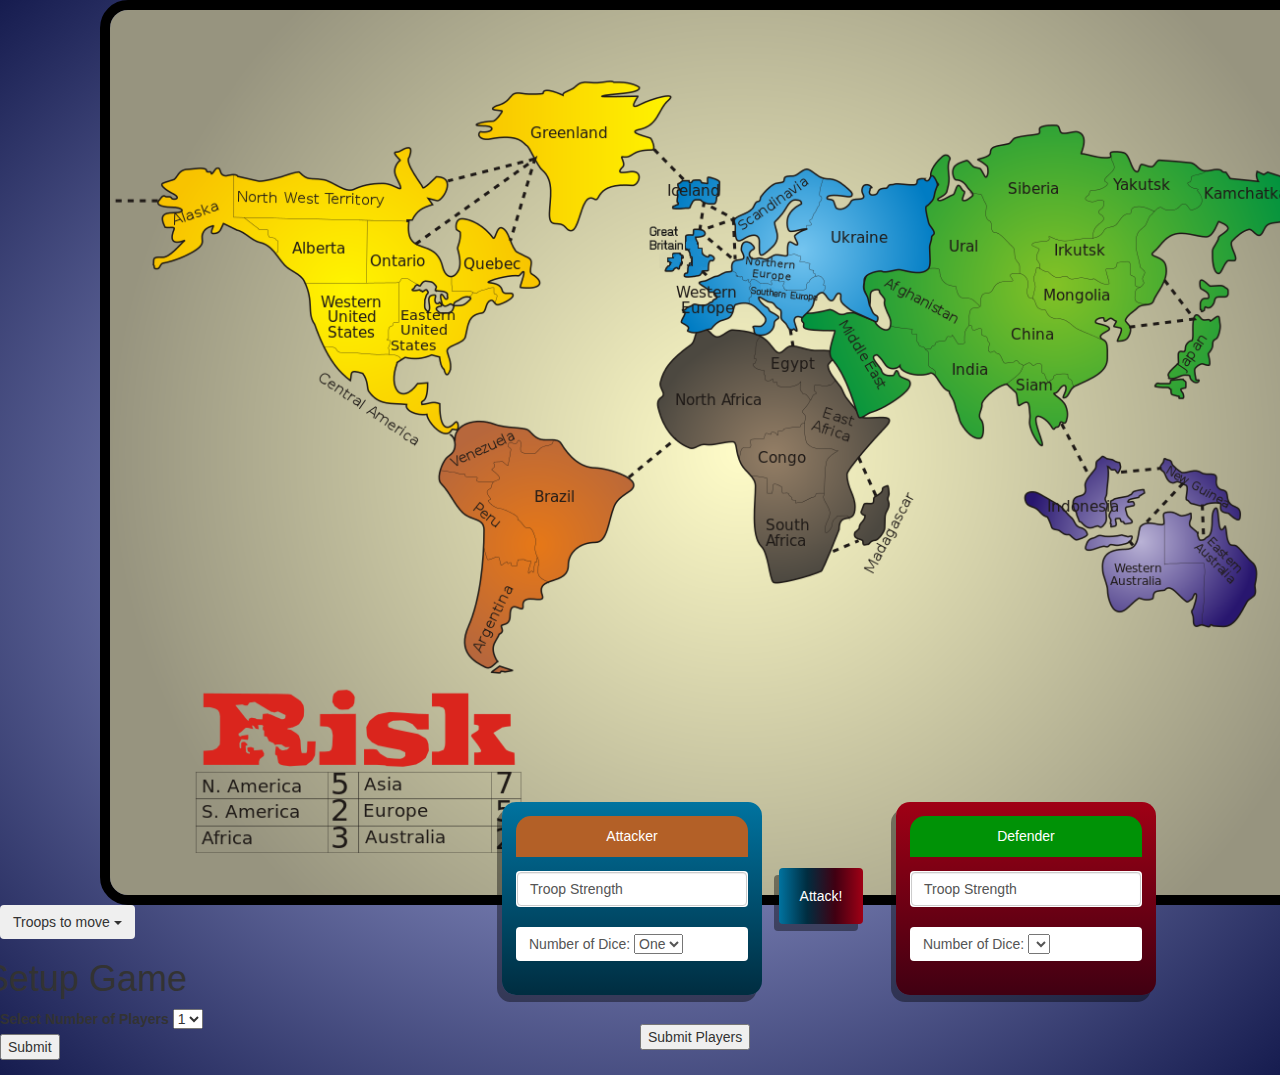
<file: index.html>
<!DOCTYPE html>
<html>
  <head>
    <title>RISK</title>
    <script src="js/jquery-3.1.1.min.js" type="text/javascript"></script>
    <script src="js/bootstrap.min.js" type="text/javascript"></script>
    <script src="js/scripts.js" type="text/javascript"></script>
    <link rel="stylesheet" type="text/css" href="css/bootstrap.css">
    <link rel="stylesheet" type="text/css" href="css/styles.css">
  </head>
  <body>
    <div class="container">
    </div>
  <form id="combat-form">
    <div id="combat" class="row">
      <div class="col-md-4  attacker-battle-panel">
        <div class="panel-heading attacker-heading">
          <span id="selected-attacker">Attacker</span>
        </div>
        <div  class="panel">
          <span id="attacker-strength" class="form-control">Troop Strength</span>
        </div>
        <div  class="panel form-control" >
          <span>Number of Dice: </span>
          <select id="attacker-dice" class="" name="one">
            <option value="1">One <span class="dice-font"></span></option>
          </select>
        </div>
      </div>
      <div class="col-md-2 attack-padding">

        <button id="attack-button" class="btn btn-danger"type="submit" name="button">Attack!</button>
      </div>
      <div class="col-md-4 defender-battle-panel">
        <div  class="panel-heading defender-heading">
          <span id="selected-defender">Defender</span>
        </div>
        <div  class="panel">
          <span id="defender-strength" class="form-control">Troop Strength</span>
        </div>
        <div  class="panel form-control">
          <span>Number of Dice: </span>
          <select id="defender-dice" class="" name="two">

          </select>
        </div>
      </div>
    </div>
  </form>
  </div>
  <div class="target-holder">
    <img id="Image-Maps-Com-image-maps-2017-01-30-133916" src="images/map.png" border="0" width="1280" height="905" orgWidth="1280" orgHeight="905" usemap="#image-maps-2017-01-30-133916" alt="" />
    <map name="image-maps-2017-01-30-133916" id="ImageMapsCom-image-maps-2017-01-30-133916">
      <area shape="rect" coords="1278,903,1280,905" alt="Image Map" style="outline:none;" title="Image Map" />
      <area class="clickable-space" id="alaska" alt="" title="Alaska" shape="poly" coords="125,169,116,169,110,160,103,167,96,162,71,163,66,172,52,177,71,196,54,190,49,196,73,205,56,209,56,222,64,223,65,235,74,235,46,255,46,266,93,240,93,226,107,219,105,228,114,218,169,247,171,237,162,231,161,223,154,223,138,211,126,211" style="outline:none;" target="_self"     />
      <area class="clickable-space" id="northwest-territory" alt="" title="North West Territory" shape="poly" coords="125,167,125,212,304,214,312,204,327,199,321,190,334,194,343,175,332,169,320,184,303,153,305,141,291,145,295,155,290,161,297,183,273,177,244,185,219,174,201,172,192,166,152,175" style="outline:none;" target="_self"     />
      <area class="clickable-space" id="alberta" alt="" title="alberta" shape="poly" coords="134,210,152,224,160,223,163,233,171,236,171,249,190,266,200,280,263,278,261,214" style="outline:none;" target="_self"     />
      <area class="clickable-space" id="ontario" alt="" title="ontario" shape="poly" coords="263,215,262,278,293,279,298,273,309,278,343,301,369,288,348,287,345,271,337,258,332,247,309,238,302,214" style="outline:none;" target="_self"     />
      <area class="clickable-space" id="western-united-states" alt="" title="Western United States" shape="poly" coords="198,277,293,278,293,318,283,327,284,350,244,350,219,344,205,316" style="outline:none;" target="_self"     />
      <area class="clickable-space" id="eastern-united-states" alt="" title="Eastern United States" shape="poly" coords="292,277,301,274,312,281,342,304,368,289,390,283,393,298,387,298,380,309,367,314,360,337,342,347,345,372,327,353,301,355,283,352,281,336,283,324,292,319" style="outline:none;" target="_self"     />
      <area class="clickable-space" id="central-america" alt="" title="Central America" shape="poly" coords="218,342,231,348,294,354,290,381,294,390,312,381,322,381,317,400,334,401,341,427,352,419,340,433,324,415,312,412,300,405,270,397,259,372,247,370,244,377,230,366" style="outline:none;" target="_self"     />
      <area class="clickable-space" id="eastern-canada" alt="" title="Quebec" shape="poly" coords="346,272,349,286,366,288,389,282,392,300,409,291,401,289,384,279,415,269,417,283,438,276,427,266,428,255,411,241,397,221,392,230,356,212,351,223,355,241,357,261" style="outline:none;" target="_self"     />
      <area class="clickable-space" id="greenland" alt="" title="Greenland" shape="poly" coords="446,216,460,219,469,224,486,192,497,191,507,179,535,178,537,169,528,165,519,165,523,160,520,147,543,143,553,140,550,131,533,123,550,115,568,90,536,97,537,86,500,87,538,79,510,73,480,73,460,83,439,84,413,87,389,98,397,102,392,111,375,117,388,120,376,125,385,132,412,130,429,144,435,157,448,176" style="outline:none;" target="_self"     />
      <area class="clickable-space" id="venezuela" alt="" title="Venezuela" shape="poly" coords="363,421,389,422,423,428,435,437,455,438,444,444,431,452,417,452,413,442,406,443,403,464,392,461,388,469,395,478,389,481,373,481,355,475,336,468,350,450,350,435,354,426" style="outline:none;" target="_self"     />
      <area class="clickable-space" id="brazil" alt="" title="Brazil" shape="poly" coords="454,440,472,458,492,467,516,473,531,484,524,495,515,501,501,541,486,545,473,552,467,562,464,576,447,584,436,578,434,561,431,552,432,536,423,530,415,520,397,509,385,502,385,494,388,483,395,478,389,471,387,464,398,464,404,465,407,450,404,446,414,440,417,453,430,453,439,446" style="outline:none;" target="_self"     />
      <area class="clickable-space" id="peru" alt="" title="Peru" shape="poly" coords="334,469,373,479,390,481,385,489,386,503,407,513,425,528,433,561,431,573,426,564,414,561,413,570,405,565,398,569,394,560,383,561,380,550,379,525,362,517,339,489,334,481" style="outline:none;" target="_self"     />
      <area class="clickable-space" id="argentina" alt="" title="Argentina" shape="poly" coords="381,552,383,561,393,557,397,567,404,565,412,567,415,561,427,564,427,575,442,584,438,590,440,603,423,603,419,611,409,611,405,625,397,628,400,634,389,647,394,666,385,672,371,667,363,653,359,640,372,608" style="outline:none;" target="_self"     />
      <area class="clickable-space" id="iceland" alt="" title="Iceland" shape="poly" coords="578,175,600,175,608,169,619,174,615,198,607,198,596,195,592,196,589,203,572,203" style="outline:none;" target="_self"     />
      <area class="clickable-space" id="great-britain" alt="" title="GreatBritain" shape="poly" coords="593,222,572,248,563,264,583,271,599,269,607,266,613,253,605,251,596,237,605,228" style="outline:none;" target="_self"     />
      <area class="clickable-space" id="western-europe" alt="" title="Western Europe" shape="poly" coords="629,265,598,279,617,293,605,301,597,299,584,305,580,316,589,328,608,324,628,315,635,301,648,297,650,290,650,281,647,277,639,272" style="outline:none;" target="_self"     />
      <area class="clickable-space" id="northern-europe" alt="" title="Northern Europe" shape="poly" coords="632,265,632,256,644,254,641,246,644,237,655,243,652,252,664,254,677,250,687,248,702,252,710,264,719,273,710,278,707,284,695,287,687,285,686,279,674,277,672,280,661,278,653,277,648,277,640,274" style="outline:none;" target="_self"     />
      <area class="clickable-space" id="southern-europe" alt="" title="Ukraine" shape="poly" coords="650,276,649,297,666,314,663,322,656,324,656,334,670,329,675,323,691,326,698,323,695,317,702,314,710,306,715,296,723,289,727,284,726,275,717,272,709,279,706,285,694,286,685,286,686,279,678,277,675,282" style="outline:none;" target="_self"     />
      <area class="clickable-space" id="scandanavia" alt="" title="Scandanavia" shape="poly" coords="635,213,637,235,656,228,664,251,678,231,675,216,692,194,704,197,691,208,688,221,705,223,711,218,716,206,722,198,722,192,723,179,725,171,709,161,697,169,686,169,688,178,673,178,660,191,657,201" style="outline:none;" target="_self"     />
      <area class="clickable-space" id="russia" alt="" title="Ukraine" shape="poly" coords="725,170,740,173,754,189,728,192,737,197,742,204,755,195,765,191,765,178,774,180,774,190,783,181,795,178,811,178,820,177,820,175,827,174,836,169,840,180,835,196,829,201,838,225,833,241,833,262,827,268,812,267,800,265,787,266,770,270,766,278,771,294,773,305,781,316,774,317,752,307,742,298,739,289,733,296,725,290,729,283,726,280,726,275,722,271,717,271,715,266,713,263,710,259,708,255,702,255,700,249,693,251,687,249,689,237,700,241,694,230,707,225,715,221,715,208,721,194,721,185,724,175" style="outline:none;" target="_self"     />
      <area class="clickable-space" id="north-africa" alt="" title="North Africa" shape="poly" coords="595,329,608,326,616,334,633,325,660,333,656,341,656,352,655,364,664,368,669,378,676,383,687,386,700,382,703,391,712,397,706,407,706,419,700,428,684,429,677,433,670,431,663,436,653,439,651,448,640,454,634,441,600,445,593,448,576,441,567,430,560,419,558,409,556,401,561,394,565,391,559,383,564,363,572,356,586,345,593,341" style="outline:none;" target="_self"     />
      <area class="clickable-space" id="egypt" alt="" title="Egypt" shape="poly" coords="663,333,671,340,680,351,691,341,710,347,727,347,733,356,730,363,737,377,731,383,723,383,717,384,718,394,714,397,709,396,703,389,702,381,697,383,685,384,682,384,677,379,673,377,668,378,664,368,655,364,655,351,658,338" style="outline:none;" target="_self"     />
      <area class="clickable-space" id="east-africa" alt="" title="East Africa" shape="poly" coords="740,377,730,382,717,385,716,393,711,400,704,411,706,422,708,439,716,447,738,450,729,459,728,475,727,498,730,512,729,533,739,518,748,518,755,515,758,505,753,490,749,480,749,472,792,420,785,417,768,416,761,415,753,403,745,391" style="outline:none;" target="_self"     />
      <area class="clickable-space" id="central-africa" alt="" title="Central Africa" shape="poly" coords="704,421,709,443,739,448,730,457,727,473,724,494,719,495,701,502,692,494,685,494,682,491,678,486,673,494,669,493,667,478,654,476,637,458,639,450,649,448,650,440,663,442,664,435,676,433,685,430,689,428,697,425,701,423" style="outline:none;" target="_self"     />
      <area class="clickable-space" id="south-africa" alt="" title="South Africa" shape="poly" coords="651,475,666,477,667,494,675,494,676,484,683,495,690,500,699,506,714,499,720,493,727,500,732,512,727,532,740,518,751,519,741,525,737,542,724,573,674,585,665,552,655,543,656,496,657,485" style="outline:none;" target="_self"     />
      <area class="clickable-space" id="madagascar" alt="" title="Madagascar" shape="poly" coords="766,503,775,504,774,499,782,494,784,489,790,487,790,501,792,511,789,517,788,533,781,544,773,541,767,547,762,543,755,536,763,530,767,519,762,515" style="outline:none;" target="_self"     />
      <area class="clickable-space" id="middle-east" alt="" title="Middle East" shape="poly" coords="706,311,732,306,743,310,752,309,778,320,791,327,793,321,815,326,821,342,830,349,838,370,822,373,806,369,805,362,796,366,778,354,779,362,794,373,802,375,813,380,802,395,788,404,762,416,746,372,733,356,732,349,736,326,707,326,703,319" style="outline:none;" target="_self"     />
      <area class="clickable-space" id="afghanistan" alt="" title="Afghanistan" shape="poly" coords="773,297,766,284,767,269,783,264,800,264,816,266,826,267,833,262,842,263,845,276,858,282,863,292,872,293,883,302,875,307,873,323,870,340,861,342,854,334,847,333,844,340,837,342,831,347,822,343,821,334,816,332,814,325,795,323,791,306,787,294,781,285,775,288" style="outline:none;" target="_self"     />
      <area class="clickable-space" id="india" alt="" title="India" shape="poly" coords="873,321,878,330,883,326,889,335,891,349,902,350,909,359,917,360,921,359,929,365,912,380,892,393,886,401,882,415,887,440,868,431,861,416,856,401,850,388,837,373,835,364,831,352,828,348,837,342,848,338,857,333,862,340,870,341,868,328" style="outline:none;" target="_self"     />
      <area class="clickable-space" id="ural" alt="" title="Ural" shape="poly" coords="833,165,843,151,849,146,854,155,852,162,853,176,850,187,843,193,857,185,868,185,869,193,877,186,887,190,889,204,896,222,918,239,925,271,917,270,917,279,905,279,894,288,888,291,884,301,874,293,866,293,857,282,846,275,842,264,832,263,835,231,838,227,829,204,836,195,841,178" style="outline:none;" target="_self"     />
      <area class="clickable-space" id="siberia" alt="" title="Siberia" shape="poly" coords="877,186,863,172,858,172,855,162,869,152,876,160,885,161,889,172,892,160,883,152,893,148,897,139,912,137,918,131,945,125,945,119,963,117,966,126,982,124,991,131,988,144,1017,151,1020,162,1012,170,1013,180,997,183,992,192,1000,197,1010,195,1006,206,1009,213,1001,222,998,233,969,236,953,233,937,240,944,245,946,264,940,269,939,294,933,290,933,275,924,269,924,258,920,254,918,241,905,228,897,228,895,217,889,215,891,200,886,187" style="outline:none;" target="_self"     />
      <area class="clickable-space" id="yakutsk" alt="" title="Yakutsk" shape="poly" coords="1016,145,1032,145,1042,165,1048,156,1058,160,1066,154,1100,156,1110,163,1099,169,1096,176,1106,184,1110,196,1097,205,1092,198,1082,204,1068,202,1060,202,1040,201,1038,209,1032,209,1019,221,1011,223,1006,229,1000,233,1000,224,1008,216,1011,211,1005,205,1010,194,1000,195,993,195,997,184,1013,180,1011,173,1022,162" style="outline:none;" target="_self"     />
      <area class="clickable-space" id="irkutsk" alt="" title="Irkutsk" shape="poly" coords="937,238,954,234,955,231,969,236,999,233,1010,223,1021,221,1030,209,1037,207,1040,201,1060,204,1051,218,1043,227,1043,245,1051,267,1049,274,1049,284,1044,285,1042,273,1037,271,1034,258,1024,258,1020,265,1013,266,1017,279,1010,281,1000,275,995,277,987,273,982,275,974,272,963,274,952,269,940,264,945,258,941,254,945,245" style="outline:none;" target="_self"     />
      <area class="clickable-space" id="china" alt="" title="China" shape="poly" coords="915,268,915,277,903,279,895,286,888,291,885,303,874,305,874,321,884,324,887,334,894,344,893,349,902,353,911,362,920,357,927,364,936,359,946,361,954,378,960,372,972,372,978,382,1012,364,1015,347,1014,342,1006,333,988,327,977,321,963,315,959,315,951,307,943,303,936,294,930,290,933,281,934,273,925,270" style="outline:none;" target="_self"     />
      <area class="clickable-space" id="southeast-asia" alt="" title="Southeast-Asia" shape="poly" coords="911,381,925,371,929,363,934,359,944,362,953,379,959,373,973,372,978,383,973,395,967,397,970,384,961,391,971,405,970,421,960,427,942,415,949,442,947,445,933,428,935,413,934,399,923,404,920,389" style="outline:none;" target="_self"     />
      <area class="clickable-space" id="mongolia" alt="" title="Mongolia" shape="poly" coords="939,294,939,279,938,273,942,263,960,272,969,271,976,276,984,274,997,274,1015,279,1011,265,1021,264,1024,256,1035,258,1044,284,1042,294,1051,301,1033,315,1038,326,1033,336,1025,338,1028,325,1008,335,990,329,979,323,969,314,959,316,951,304,944,305" style="outline:none;" target="_self"     />
      <area class="clickable-space" id="kamchatka" alt="" title="Kamchatka" shape="poly" coords="1049,302,1059,299,1072,274,1073,258,1066,251,1058,249,1069,235,1083,228,1094,228,1115,232,1127,216,1136,223,1127,231,1122,244,1124,268,1136,256,1143,255,1140,238,1158,223,1169,229,1177,219,1199,213,1194,207,1203,197,1216,191,1216,177,1209,179,1202,173,1178,164,1170,168,1165,165,1167,174,1140,171,1134,166,1125,163,1115,164,1108,167,1102,169,1099,174,1097,177,1107,185,1111,197,1103,201,1096,205,1090,200,1081,203,1072,203,1066,203,1056,209,1049,221,1043,234,1043,247,1045,261,1053,270,1049,280,1043,286,1043,296" style="outline:none;" target="_self"     />
      <area class="clickable-space" id="japan" alt="" title="Japan" shape="poly" coords="1109,274,1100,313,1099,335,1094,342,1091,350,1085,350,1084,360,1077,370,1065,381,1089,397,1105,377,1115,361,1125,315,1134,283" style="outline:none;" target="_self"     />
      <area class="clickable-space" id="indonesia" alt="" title="Indonesia" shape="poly" coords="1009,457,929,494,928,505,958,533,993,551,1035,543,1040,537,1040,522,1053,491,1026,463" style="outline:none;" target="_self"     />
      <area class="clickable-space" id="western-australia" alt="" title="Western Australia" shape="poly" coords="1049,524,1072,526,1073,567,1112,565,1112,625,1103,633,1098,611,1103,598,1095,605,1075,590,1069,592,1061,595,1059,604,1047,600,1029,616,1023,614,1017,602,1013,592,1011,580,1008,570,1012,554,1033,551,1043,548,1045,539" style="outline:none;" target="_self"     />
      <area class="clickable-space" id="eastern-australia" alt="" title="Eastern Australia" shape="poly" coords="1070,514,1072,566,1112,566,1111,630,1137,629,1148,621,1155,605,1165,598,1163,589,1164,576,1165,566,1156,558,1148,549,1139,547,1133,527,1128,531,1124,510,1120,513,1120,530,1119,535,1108,539,1104,535,1097,525,1100,514" style="outline:none;" target="_self"     />
      <area class="clickable-space" id="new-guinea" alt="" title="New Guinea" shape="poly" coords="1065,468,1070,458,1087,473,1104,471,1123,475,1128,488,1136,495,1147,510,1147,521,1134,514,1127,514,1128,500,1116,505,1106,508,1096,501,1094,498,1094,489,1089,485,1084,483,1079,483,1074,483" style="outline:none;" target="_self"     />

    </map>
  </div>
  <div class="form-container" id="conquer-menu">
    <form class="" id="move-army">
      <div class="dropdown">
        <button class="btn dropdown-toggle" type="submit" data-toggle="dropdown">Troops to move
          <span class="caret"></span>
        </button>
        <ul class="dropdown-menu">
          <option type="submit">asd</option>
          <option type="submit">dfg</option>
          <option type="submit">zxc</option>
        </ul>

        <!-- <span>Enter Troops to Move</span>
        <select id="army-quantity" class="" name="army-quantity">
        <option value="1">One</option>
      </select>
      <button type="submit" class="btn btn-info" name="button">TakeOver!</button> -->
    </div>
  </form>
</div>
  <!-- <div class="container">
  <form>
  <input type="text" name="name" value="">
  <button class="btn"type="submit" name="button">+</button>
  </form>

  </div> -->
  <div class="row" id="setup-display">
  <h1>Setup Game</h1>
  <div id="select-player-quantity" class="col-md-3">
  <form id="number-form">
  <div class="form-group player-numbers">
  <label for="number-of-players">Select Number of Players</label>
  <select class="setup" id="number-of-players">
  <option value="1">1</option>
  <option value="2">2</option>
  <option value="3">3</option>
  <option value="4">4</option>
  </select><br>
  <button type="submit" name="button">Submit</button>
  </div>
  </form>
  </div>
  <form id="name-color-avatar">
  <div class="col-md-3">
  <div class="form-group player-name">
  <label for=""></label>
  </div>
  </div>

  <div class="col-md-3">
  <div class="form-group player-color">

  </div>
  </div>

  <div class="col-md-3">
  <div class="form-group player-avatar">

  </div>
  </div>
  <button type="submit" name="button">Submit Players</button>
  </form>
  </div>
  <button type="button" id="next-phase">Next Phase</button>
  <button type="button" id="next-turn">Next Turn</button>



  </body>
</html>
</file>
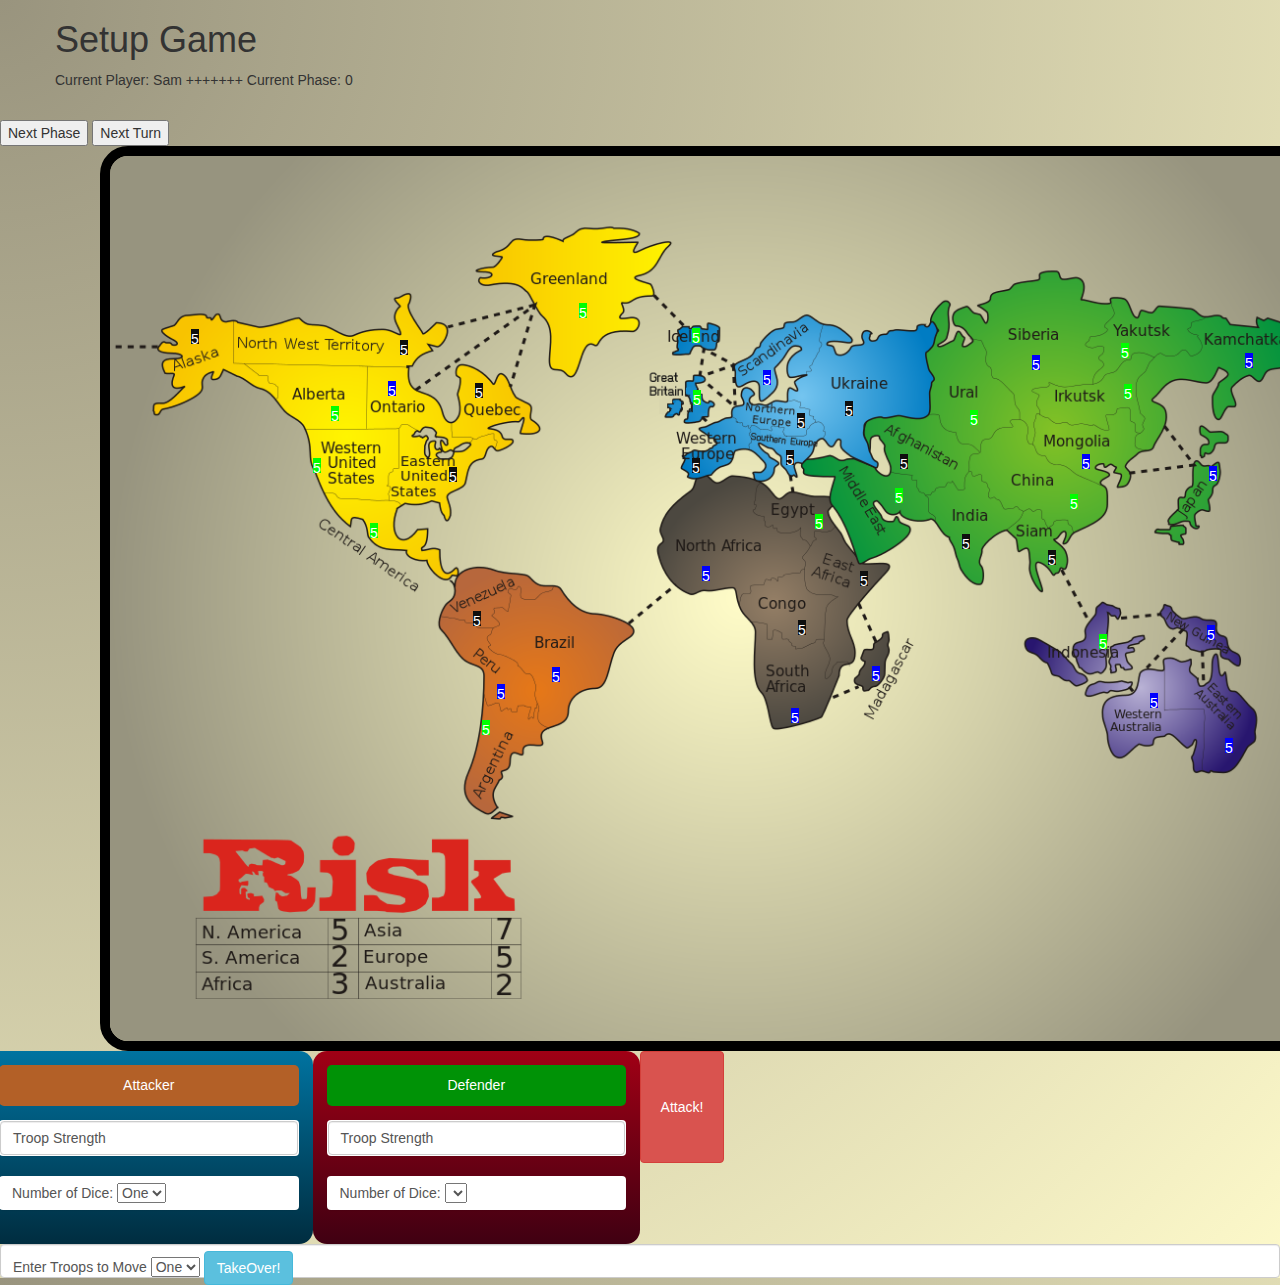
<file: test.html>
<!DOCTYPE html>
<html>
<head>
  <script src="https://ajax.googleapis.com/ajax/libs/jquery/3.1.1/jquery.min.js"></script>
  <script src="js/devscripts.js"></script>
  <link rel="stylesheet" href="https://maxcdn.bootstrapcdn.com/bootstrap/3.3.7/css/bootstrap.min.css" integrity="sha384-BVYiiSIFeK1dGmJRAkycuHAHRg32OmUcww7on3RYdg4Va+PmSTsz/K68vbdEjh4u" crossorigin="anonymous">
  <link rel="stylesheet" type="text/css" href="css/testcss.css">
  <meta charset="utf-8">
  <title>RISK</title>
</head>
  <body>
    <div class="container">
      <div class="row" id="setup-display">
        <h1>Setup Game</h1>
        <p>Current Player: <span class="player-label"></span> +++++++ Current Phase: <span class="game-phase-label"</span></p>
        <div id="select-player-quantity" class="col-md-3">
          <form id="number-form">
            <div class="form-group player-numbers">
              <label for="number-of-players">Select Number of Players</label>
              <select class="setup" id="number-of-players">
                <option value="1">1</option>
                <option value="2">2</option>
                <option value="3">3</option>
                <option value="4">4</option>
              </select><br>
              <button type="submit" name="button">Submit</button>
            </div>
          </form>
        </div>
        <form id="name-color-avatar">
          <div class="col-md-3">
            <div class="form-group player-name">
              <label for=""></label>
            </div>
          </div>

          <div class="col-md-3">
            <div class="form-group player-color">

            </div>
          </div>

          <div class="col-md-3">
            <div class="form-group player-avatar">

            </div>
          </div>
          <button type="submit" name="button">Submit Players</button>
        </form>
      </div>
    </div>
    <button type="button" id="next-phase">Next Phase</button>
    <button type="button" id="next-turn">Next Turn</button>
    <div class="target-holder">
      <img id="Image-Maps-Com-image-maps-2017-01-30-133916" src="images/map.png" border="0" width="1280" height="905" orgWidth="1280" orgHeight="905" usemap="#image-maps-2017-01-30-133916" alt="" />
      <map name="image-maps-2017-01-30-133916" id="ImageMapsCom-image-maps-2017-01-30-133916">
        <area shape="rect" coords="1278,903,1280,905" alt="Image Map" style="outline:none;" title="Image Map" />
        <area class="clickable-space" id="alaska" alt="" title="Alaska" shape="poly" coords="125,169,116,169,110,160,103,167,96,162,71,163,66,172,52,177,71,196,54,190,49,196,73,205,56,209,56,222,64,223,65,235,74,235,46,255,46,266,93,240,93,226,107,219,105,228,114,218,169,247,171,237,162,231,161,223,154,223,138,211,126,211" style="outline:none;" target="_self"     />
        <area class="clickable-space" id="northwest-territory" alt="" title="North West Territory" shape="poly" coords="125,167,125,212,304,214,312,204,327,199,321,190,334,194,343,175,332,169,320,184,303,153,305,141,291,145,295,155,290,161,297,183,273,177,244,185,219,174,201,172,192,166,152,175" style="outline:none;" target="_self"     />
        <area class="clickable-space" id="alberta" alt="" title="alberta" shape="poly" coords="134,210,152,224,160,223,163,233,171,236,171,249,190,266,200,280,263,278,261,214" style="outline:none;" target="_self"     />
        <area class="clickable-space" id="ontario" alt="" title="ontario" shape="poly" coords="263,215,262,278,293,279,298,273,309,278,343,301,369,288,348,287,345,271,337,258,332,247,309,238,302,214" style="outline:none;" target="_self"     />
        <area class="clickable-space" id="western-united-states" alt="" title="Western United States" shape="poly" coords="198,277,293,278,293,318,283,327,284,350,244,350,219,344,205,316" style="outline:none;" target="_self"     />
        <area class="clickable-space" id="eastern-united-states" alt="" title="Eastern United States" shape="poly" coords="292,277,301,274,312,281,342,304,368,289,390,283,393,298,387,298,380,309,367,314,360,337,342,347,345,372,327,353,301,355,283,352,281,336,283,324,292,319" style="outline:none;" target="_self"     />
        <area class="clickable-space" id="central-america" alt="" title="Central America" shape="poly" coords="218,342,231,348,294,354,290,381,294,390,312,381,322,381,317,400,334,401,341,427,352,419,340,433,324,415,312,412,300,405,270,397,259,372,247,370,244,377,230,366" style="outline:none;" target="_self"     />
        <area class="clickable-space" id="eastern-canada" alt="" title="Quebec" shape="poly" coords="346,272,349,286,366,288,389,282,392,300,409,291,401,289,384,279,415,269,417,283,438,276,427,266,428,255,411,241,397,221,392,230,356,212,351,223,355,241,357,261" style="outline:none;" target="_self"     />
        <area class="clickable-space" id="greenland" alt="" title="Greenland" shape="poly" coords="446,216,460,219,469,224,486,192,497,191,507,179,535,178,537,169,528,165,519,165,523,160,520,147,543,143,553,140,550,131,533,123,550,115,568,90,536,97,537,86,500,87,538,79,510,73,480,73,460,83,439,84,413,87,389,98,397,102,392,111,375,117,388,120,376,125,385,132,412,130,429,144,435,157,448,176" style="outline:none;" target="_self"     />
        <area class="clickable-space" id="venezuela" alt="" title="Venezuela" shape="poly" coords="363,421,389,422,423,428,435,437,455,438,444,444,431,452,417,452,413,442,406,443,403,464,392,461,388,469,395,478,389,481,373,481,355,475,336,468,350,450,350,435,354,426" style="outline:none;" target="_self"     />
        <area class="clickable-space" id="brazil" alt="" title="Brazil" shape="poly" coords="454,440,472,458,492,467,516,473,531,484,524,495,515,501,501,541,486,545,473,552,467,562,464,576,447,584,436,578,434,561,431,552,432,536,423,530,415,520,397,509,385,502,385,494,388,483,395,478,389,471,387,464,398,464,404,465,407,450,404,446,414,440,417,453,430,453,439,446" style="outline:none;" target="_self"     />
        <area class="clickable-space" id="peru" alt="" title="Peru" shape="poly" coords="334,469,373,479,390,481,385,489,386,503,407,513,425,528,433,561,431,573,426,564,414,561,413,570,405,565,398,569,394,560,383,561,380,550,379,525,362,517,339,489,334,481" style="outline:none;" target="_self"     />
        <area class="clickable-space" id="argentina" alt="" title="Argentina" shape="poly" coords="381,552,383,561,393,557,397,567,404,565,412,567,415,561,427,564,427,575,442,584,438,590,440,603,423,603,419,611,409,611,405,625,397,628,400,634,389,647,394,666,385,672,371,667,363,653,359,640,372,608" style="outline:none;" target="_self"     />
        <area class="clickable-space" id="iceland" alt="" title="Iceland" shape="poly" coords="578,175,600,175,608,169,619,174,615,198,607,198,596,195,592,196,589,203,572,203" style="outline:none;" target="_self"     />
        <area class="clickable-space" id="great-britain" alt="" title="GreatBritain" shape="poly" coords="593,222,572,248,563,264,583,271,599,269,607,266,613,253,605,251,596,237,605,228" style="outline:none;" target="_self"     />
        <area class="clickable-space" id="western-europe" alt="" title="Western Europe" shape="poly" coords="629,265,598,279,617,293,605,301,597,299,584,305,580,316,589,328,608,324,628,315,635,301,648,297,650,290,650,281,647,277,639,272" style="outline:none;" target="_self"     />
        <area class="clickable-space" id="northern-europe" alt="" title="Northern Europe" shape="poly" coords="632,265,632,256,644,254,641,246,644,237,655,243,652,252,664,254,677,250,687,248,702,252,710,264,719,273,710,278,707,284,695,287,687,285,686,279,674,277,672,280,661,278,653,277,648,277,640,274" style="outline:none;" target="_self"     />
        <area class="clickable-space" id="southern-europe" alt="" title="Ukraine" shape="poly" coords="650,276,649,297,666,314,663,322,656,324,656,334,670,329,675,323,691,326,698,323,695,317,702,314,710,306,715,296,723,289,727,284,726,275,717,272,709,279,706,285,694,286,685,286,686,279,678,277,675,282" style="outline:none;" target="_self"     />
        <area class="clickable-space" id="scandanavia" alt="" title="Scandanavia" shape="poly" coords="635,213,637,235,656,228,664,251,678,231,675,216,692,194,704,197,691,208,688,221,705,223,711,218,716,206,722,198,722,192,723,179,725,171,709,161,697,169,686,169,688,178,673,178,660,191,657,201" style="outline:none;" target="_self"     />
        <area class="clickable-space" id="russia" alt="" title="Ukraine" shape="poly" coords="725,170,740,173,754,189,728,192,737,197,742,204,755,195,765,191,765,178,774,180,774,190,783,181,795,178,811,178,820,177,820,175,827,174,836,169,840,180,835,196,829,201,838,225,833,241,833,262,827,268,812,267,800,265,787,266,770,270,766,278,771,294,773,305,781,316,774,317,752,307,742,298,739,289,733,296,725,290,729,283,726,280,726,275,722,271,717,271,715,266,713,263,710,259,708,255,702,255,700,249,693,251,687,249,689,237,700,241,694,230,707,225,715,221,715,208,721,194,721,185,724,175" style="outline:none;" target="_self"     />
        <area class="clickable-space" id="north-africa" alt="" title="North Africa" shape="poly" coords="595,329,608,326,616,334,633,325,660,333,656,341,656,352,655,364,664,368,669,378,676,383,687,386,700,382,703,391,712,397,706,407,706,419,700,428,684,429,677,433,670,431,663,436,653,439,651,448,640,454,634,441,600,445,593,448,576,441,567,430,560,419,558,409,556,401,561,394,565,391,559,383,564,363,572,356,586,345,593,341" style="outline:none;" target="_self"     />
        <area class="clickable-space" id="egypt" alt="" title="Egypt" shape="poly" coords="663,333,671,340,680,351,691,341,710,347,727,347,733,356,730,363,737,377,731,383,723,383,717,384,718,394,714,397,709,396,703,389,702,381,697,383,685,384,682,384,677,379,673,377,668,378,664,368,655,364,655,351,658,338" style="outline:none;" target="_self"     />
        <area class="clickable-space" id="east-africa" alt="" title="East Africa" shape="poly" coords="740,377,730,382,717,385,716,393,711,400,704,411,706,422,708,439,716,447,738,450,729,459,728,475,727,498,730,512,729,533,739,518,748,518,755,515,758,505,753,490,749,480,749,472,792,420,785,417,768,416,761,415,753,403,745,391" style="outline:none;" target="_self"     />
        <area class="clickable-space" id="central-africa" alt="" title="Central Africa" shape="poly" coords="704,421,709,443,739,448,730,457,727,473,724,494,719,495,701,502,692,494,685,494,682,491,678,486,673,494,669,493,667,478,654,476,637,458,639,450,649,448,650,440,663,442,664,435,676,433,685,430,689,428,697,425,701,423" style="outline:none;" target="_self"     />
        <area class="clickable-space" id="south-africa" alt="" title="South Africa" shape="poly" coords="651,475,666,477,667,494,675,494,676,484,683,495,690,500,699,506,714,499,720,493,727,500,732,512,727,532,740,518,751,519,741,525,737,542,724,573,674,585,665,552,655,543,656,496,657,485" style="outline:none;" target="_self"     />
        <area class="clickable-space" id="madagascar" alt="" title="Madagascar" shape="poly" coords="766,503,775,504,774,499,782,494,784,489,790,487,790,501,792,511,789,517,788,533,781,544,773,541,767,547,762,543,755,536,763,530,767,519,762,515" style="outline:none;" target="_self"     />
        <area class="clickable-space" id="middle-east" alt="" title="Middle East" shape="poly" coords="706,311,732,306,743,310,752,309,778,320,791,327,793,321,815,326,821,342,830,349,838,370,822,373,806,369,805,362,796,366,778,354,779,362,794,373,802,375,813,380,802,395,788,404,762,416,746,372,733,356,732,349,736,326,707,326,703,319" style="outline:none;" target="_self"     />
        <area class="clickable-space" id="afghanistan" alt="" title="Afghanistan" shape="poly" coords="773,297,766,284,767,269,783,264,800,264,816,266,826,267,833,262,842,263,845,276,858,282,863,292,872,293,883,302,875,307,873,323,870,340,861,342,854,334,847,333,844,340,837,342,831,347,822,343,821,334,816,332,814,325,795,323,791,306,787,294,781,285,775,288" style="outline:none;" target="_self"     />
        <area class="clickable-space" id="india" alt="" title="India" shape="poly" coords="873,321,878,330,883,326,889,335,891,349,902,350,909,359,917,360,921,359,929,365,912,380,892,393,886,401,882,415,887,440,868,431,861,416,856,401,850,388,837,373,835,364,831,352,828,348,837,342,848,338,857,333,862,340,870,341,868,328" style="outline:none;" target="_self"     />
        <area class="clickable-space" id="ural" alt="" title="Ural" shape="poly" coords="833,165,843,151,849,146,854,155,852,162,853,176,850,187,843,193,857,185,868,185,869,193,877,186,887,190,889,204,896,222,918,239,925,271,917,270,917,279,905,279,894,288,888,291,884,301,874,293,866,293,857,282,846,275,842,264,832,263,835,231,838,227,829,204,836,195,841,178" style="outline:none;" target="_self"     />
        <area class="clickable-space" id="siberia" alt="" title="Siberia" shape="poly" coords="877,186,863,172,858,172,855,162,869,152,876,160,885,161,889,172,892,160,883,152,893,148,897,139,912,137,918,131,945,125,945,119,963,117,966,126,982,124,991,131,988,144,1017,151,1020,162,1012,170,1013,180,997,183,992,192,1000,197,1010,195,1006,206,1009,213,1001,222,998,233,969,236,953,233,937,240,944,245,946,264,940,269,939,294,933,290,933,275,924,269,924,258,920,254,918,241,905,228,897,228,895,217,889,215,891,200,886,187" style="outline:none;" target="_self"     />
        <area class="clickable-space" id="yakutsk" alt="" title="Yakutsk" shape="poly" coords="1016,145,1032,145,1042,165,1048,156,1058,160,1066,154,1100,156,1110,163,1099,169,1096,176,1106,184,1110,196,1097,205,1092,198,1082,204,1068,202,1060,202,1040,201,1038,209,1032,209,1019,221,1011,223,1006,229,1000,233,1000,224,1008,216,1011,211,1005,205,1010,194,1000,195,993,195,997,184,1013,180,1011,173,1022,162" style="outline:none;" target="_self"     />
        <area class="clickable-space" id="irkutsk" alt="" title="Irkutsk" shape="poly" coords="937,238,954,234,955,231,969,236,999,233,1010,223,1021,221,1030,209,1037,207,1040,201,1060,204,1051,218,1043,227,1043,245,1051,267,1049,274,1049,284,1044,285,1042,273,1037,271,1034,258,1024,258,1020,265,1013,266,1017,279,1010,281,1000,275,995,277,987,273,982,275,974,272,963,274,952,269,940,264,945,258,941,254,945,245" style="outline:none;" target="_self"     />
        <area class="clickable-space" id="china" alt="" title="China" shape="poly" coords="915,268,915,277,903,279,895,286,888,291,885,303,874,305,874,321,884,324,887,334,894,344,893,349,902,353,911,362,920,357,927,364,936,359,946,361,954,378,960,372,972,372,978,382,1012,364,1015,347,1014,342,1006,333,988,327,977,321,963,315,959,315,951,307,943,303,936,294,930,290,933,281,934,273,925,270" style="outline:none;" target="_self"     />
        <area class="clickable-space" id="southeast-asia" alt="" title="Southeast-Asia" shape="poly" coords="911,381,925,371,929,363,934,359,944,362,953,379,959,373,973,372,978,383,973,395,967,397,970,384,961,391,971,405,970,421,960,427,942,415,949,442,947,445,933,428,935,413,934,399,923,404,920,389" style="outline:none;" target="_self"     />
        <area class="clickable-space" id="mongolia" alt="" title="Mongolia" shape="poly" coords="939,294,939,279,938,273,942,263,960,272,969,271,976,276,984,274,997,274,1015,279,1011,265,1021,264,1024,256,1035,258,1044,284,1042,294,1051,301,1033,315,1038,326,1033,336,1025,338,1028,325,1008,335,990,329,979,323,969,314,959,316,951,304,944,305" style="outline:none;" target="_self"     />
        <area class="clickable-space" id="kamchatka" alt="" title="Kamchatka" shape="poly" coords="1049,302,1059,299,1072,274,1073,258,1066,251,1058,249,1069,235,1083,228,1094,228,1115,232,1127,216,1136,223,1127,231,1122,244,1124,268,1136,256,1143,255,1140,238,1158,223,1169,229,1177,219,1199,213,1194,207,1203,197,1216,191,1216,177,1209,179,1202,173,1178,164,1170,168,1165,165,1167,174,1140,171,1134,166,1125,163,1115,164,1108,167,1102,169,1099,174,1097,177,1107,185,1111,197,1103,201,1096,205,1090,200,1081,203,1072,203,1066,203,1056,209,1049,221,1043,234,1043,247,1045,261,1053,270,1049,280,1043,286,1043,296" style="outline:none;" target="_self"     />
        <area class="clickable-space" id="japan" alt="" title="Japan" shape="poly" coords="1109,274,1100,313,1099,335,1094,342,1091,350,1085,350,1084,360,1077,370,1065,381,1089,397,1105,377,1115,361,1125,315,1134,283" style="outline:none;" target="_self"     />
        <area class="clickable-space" id="indonesia" alt="" title="Indonesia" shape="poly" coords="1009,457,929,494,928,505,958,533,993,551,1035,543,1040,537,1040,522,1053,491,1026,463" style="outline:none;" target="_self"     />
        <area class="clickable-space" id="western-australia" alt="" title="Western Australia" shape="poly" coords="1049,524,1072,526,1073,567,1112,565,1112,625,1103,633,1098,611,1103,598,1095,605,1075,590,1069,592,1061,595,1059,604,1047,600,1029,616,1023,614,1017,602,1013,592,1011,580,1008,570,1012,554,1033,551,1043,548,1045,539" style="outline:none;" target="_self"     />
        <area class="clickable-space" id="eastern-australia" alt="" title="Eastern Australia" shape="poly" coords="1070,514,1072,566,1112,566,1111,630,1137,629,1148,621,1155,605,1165,598,1163,589,1164,576,1165,566,1156,558,1148,549,1139,547,1133,527,1128,531,1124,510,1120,513,1120,530,1119,535,1108,539,1104,535,1097,525,1100,514" style="outline:none;" target="_self"     />
        <area class="clickable-space" id="new-guinea" alt="" title="New Guinea" shape="poly" coords="1065,468,1070,458,1087,473,1104,471,1123,475,1128,488,1136,495,1147,510,1147,521,1134,514,1127,514,1128,500,1116,505,1106,508,1096,501,1094,498,1094,489,1089,485,1084,483,1079,483,1074,483" style="outline:none;" target="_self"     />

      </map>
    </div>
    <div class="form-container">
      <form id="combat-form">
        <div id="combat" class="row">
          <div class="col-md-3  attacker-battle-panel">
            <div class="panel-heading attacker-heading">
              <span id="selected-attacker">Attacker</span>
            </div>
            <div  class="panel">
              <span id="attacker-strength" class="form-control">Troop Strength</span>
            </div>
            <div  class="panel form-control" >
              <span>Number of Dice: </span>
              <select id="attacker-dice" class="" name="one">
                <option value="1">One <span class="dice-font"></span></option>
              </select>
            </div>
          </div>
          <div class="col-md-3 defender-battle-panel">
            <div  class="panel-heading defender-heading">
              <span id="selected-defender">Defender</span>
            </div>
            <div  class="panel">
              <span id="defender-strength" class="form-control">Troop Strength</span>
            </div>
            <div  class="panel form-control">
              <span>Number of Dice: </span>
              <select id="defender-dice" class="" name="two">

              </select>
            </div>
          </div>
          <button id="attack-button" class="btn btn-danger"type="submit" name="button">Attack!</button>
        </div>
      </form>

      <form class="form-control" id="move-army">
       <span>Enter Troops to Move</span>
       <select id="army-quantity" class="" name="army-quantity">
        <option value="1">One</option>
       </select>
       <button type="submit" class="btn btn-info" name="button">TakeOver!</button>
      </form>
    </div>
  </body>
</html>
</file>
<file: css/styles.css>
#map {
  width: 50%;
  height: 50%;
  position: absolute;
}
#attack-button {
  height: 4em;
  width: 6em;
  background-image: linear-gradient(270deg, #a00015, #400012, #002d40, #0073a0);
  border: none;
  box-shadow: -5px 7px rgba(0, 0, 0, .4);
}




/*#a32828 red p1
#a38c28 gold p2
#28a337 green p3
#2898a3 cyan p4
#2857a3 blue p5
#8428a0 pink p6
*/








.attack-padding {
  padding-top: 68px;
  padding-bottom: 69px;
}

.clickable-space {
  height: 200px;
}

.form-container{

}

.country-div {
  display: inline-block;
  height: 100px;
  width: 240px;
  border: solid;
  padding: 10px;
}

.marker-div {
  position: absolute;
  width: 20px;
  height: 20px;
  z-index: 1;
  color: #ffffff;
  border-radius: 5px;
  box-shadow: -2px 2px rgba(255, 255, 255, .4);
}

option:hover {
  color: white;
  background-color: cornflowerblue;
}

.target-holder {
  margin-left: 100px;
  text-align: center;
}

.map-container {
  text-align: center;
  width: 1280px;
  z-index: -1;
}

img {
  border: solid black 10px;
  border-radius: 2em;
}

.defender-heading {
  color: white;
  text-align: center;
  border-radius: 15px 15px 0px 0px;
  background-color: #009206;

}
.attacker-heading {
  color: white;
  text-align: center;
  border-radius: 15px 15px 0px 0px;
  background-color: #b36027;

}

.defender-battle-panel {
  padding: 1em;
  background-image: linear-gradient(#a00015, #400012);
  border-radius: 1em;
  margin: 2px;
  box-shadow: -5px 7px rgba(0, 0, 0, .4);
}
.attacker-battle-panel {
  padding: 1em;
  background-image: linear-gradient(#0073a0, #002d40);
  border-radius: 1em;
  margin: 2px;
  box-shadow: -5px 7px rgba(0, 0, 0, .4);
}
.panel-heading {
  margin-bottom: 1em;
}
body {
  background-image: radial-gradient(#c4cbff , #161c4f);
  background-repeat: no-repeat;

  height: 100%;
  width: 100%;

}
/*#conquer-menu {
  position: absolute;
  top: 870px;
  left: 910px;
  z-index: 2;
}*/

#combat-form {
  position: absolute;
  top: 800px;
  left: 515px;
  width: 750px;
  z-index: 3;

}
</file>
<file: css/testcss.css>
#map {
  width: 50%;
  height: 50%;
}
#attack-button {
  height: 8em;
  width: 6em;
}

#select-player-quantity, #name-color-avatar {
  display: none;
}

#setup-display {
  height: 120px;
}

.clickable-space {
  height: 200px;
}

.form-container{

}

.country-div {
  display: inline-block;
  height: 100px;
  width: 240px;
  border: solid;
  padding: 10px;
}

.marker-div {
  position: absolute;
  width: 8px;
  height: 15px;
  /*background: #000000;*/
  z-index: 1;
  color: #ffffff;
}


.target-holder {
  margin-left: 100px;
}

.map-container {
  text-align: center;
  width: 1280px;
}
img {
  border: solid black 10px;
  border-radius: 2em;
}

.defender-heading {
  color: white;
  text-align: center;
  border-radius: 5px;
  background-color: #009206;
}
.attacker-heading {
  color: white;
  text-align: center;
  border-radius: 5px;
  background-color: #b36027;
}

.defender-battle-panel {
  padding: 1em;
  background-image: linear-gradient(#a00015,#400012);
  border-radius: 1em;
}
.attacker-battle-panel {
  padding: 1em;
  background-image: linear-gradient(#0073a0,#002d40);
  border-radius: 1em;
}
.panel-heading {
  margin-bottom: 1em;
}
body {
  background-image: radial-gradient(farthest-corner at 0px 0px, #99947E, #FDF9CA);
}
</file>
